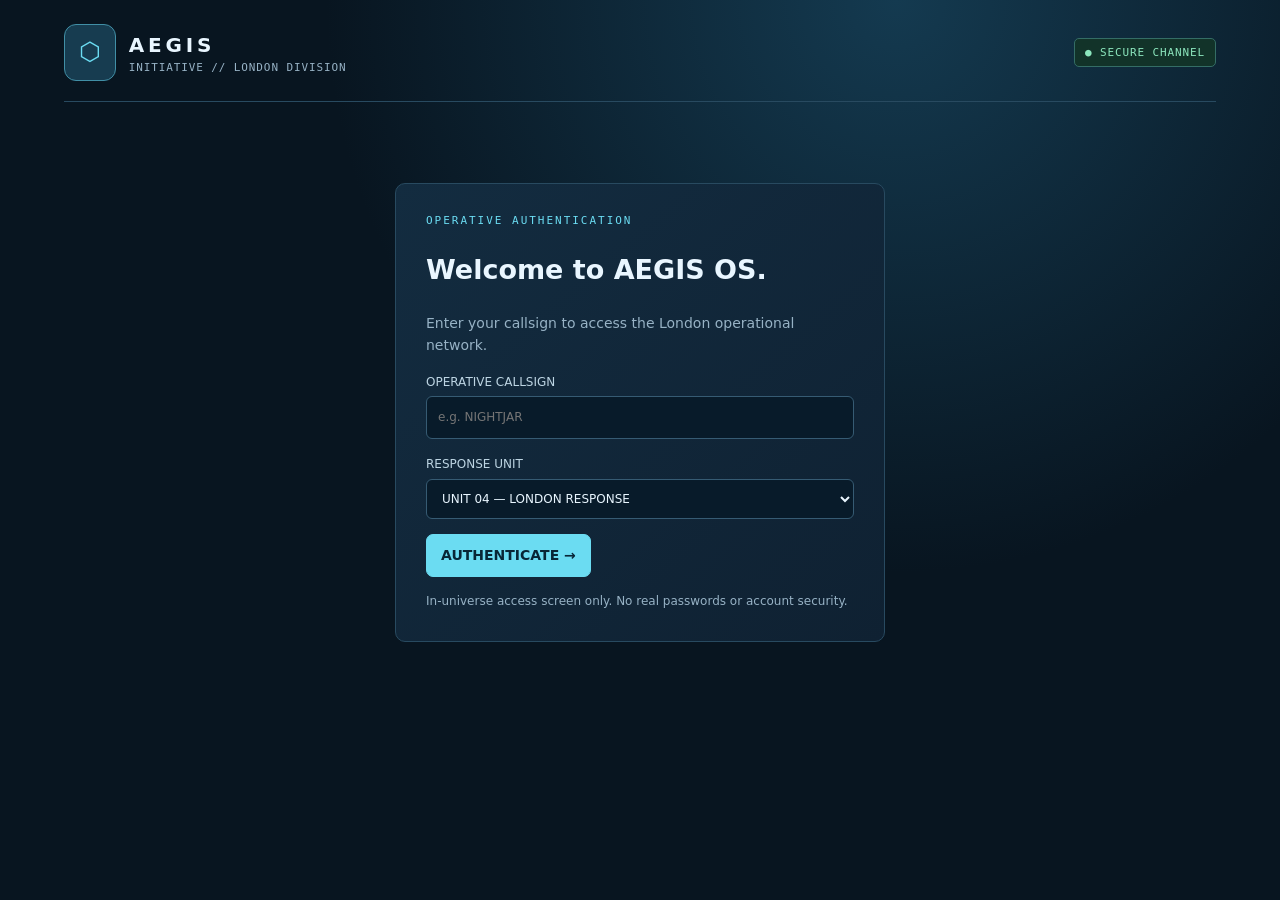
<file: index.html>
<!doctype html><html lang="en"><head><meta charset="utf-8"><meta name="viewport" content="width=device-width,initial-scale=1"><meta name="theme-color" content="#081520"><title>AEGIS // Operative Portal</title><link rel="stylesheet" href="style.css"></head><body><div class="wrap"><header class="mast"><div class="brand"><span class="sigil">⬡</span><div><strong>AEGIS</strong><div class="tiny">INITIATIVE // LONDON DIVISION</div></div></div><span class="pill">● SECURE CHANNEL</span></header><section id="login" class="panel login"><div class="eyebrow">OPERATIVE AUTHENTICATION</div><h1>Welcome to AEGIS OS.</h1><p class="muted">Enter your callsign to access the London operational network.</p><form id="loginForm"><label class="field">OPERATIVE CALLSIGN<input id="callsign" required maxlength="60" placeholder="e.g. NIGHTJAR" autocomplete="off"></label><label class="field">RESPONSE UNIT<select id="unit"><option value="04">UNIT 04 — LONDON RESPONSE</option><option value="03">UNIT 03 — LONDON RESPONSE</option><option value="02">UNIT 02 — LONDON RESPONSE</option></select></label><div class="toolbar"><button class="button primary" type="submit">AUTHENTICATE →</button></div></form><div class="helper">In-universe access screen only. No real passwords or account security.</div></section><div id="app" class="hide"><nav class="nav" id="nav" aria-label="Sections"><button data-tab="dashboard" class="active">OVERVIEW</button><button data-tab="schedule">SCHEDULE</button><button data-tab="messages">MESSAGES</button><button data-tab="operatives">OPERATIVES</button><button data-tab="missions">MISSIONS</button></nav><section class="hero"><div class="eyebrow" id="datehead">LONDON RESPONSE NETWORK</div><h1 id="heading">OPERATIVE DASHBOARD</h1><p id="subtitle"></p></section><main id="content"></main><footer class="footer">AEGIS // FIELD SYSTEMS · INTERNAL ROUTINE · OPERATIVE VIEW</footer></div></div><script src="player.js" defer></script></body></html>
</file>
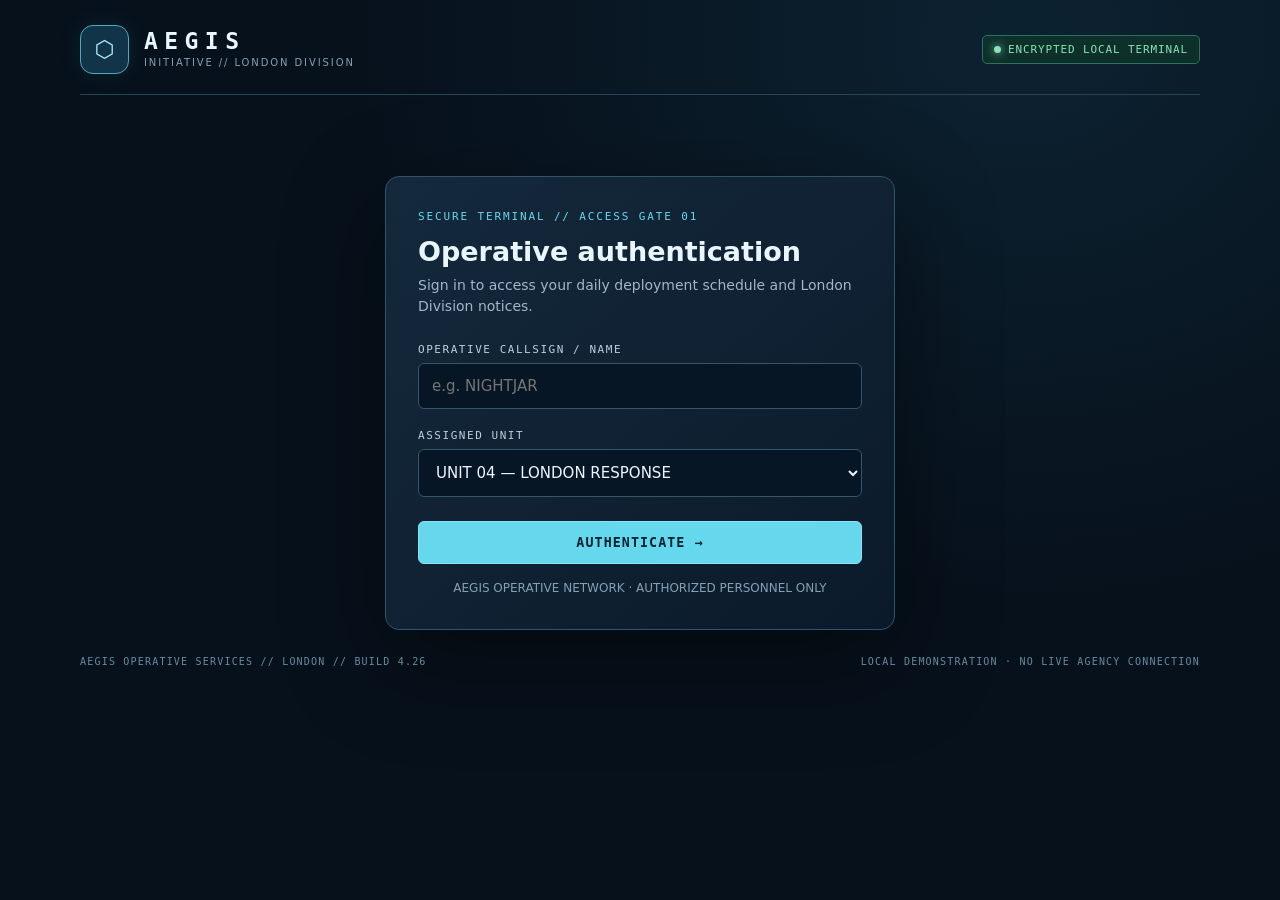
<file: AEGIS_Operative_Portal_v3_Operatives(1).html>
<!doctype html>
<html lang="en">
<head>
<meta charset="utf-8"><meta name="viewport" content="width=device-width,initial-scale=1"><meta name="theme-color" content="#07111c">
<title>AEGIS // Operative Access Terminal</title>
<style>
:root{color-scheme:dark;--bg:#07111c;--panel:#101f30;--panel2:#14273a;--line:#274357;--muted:#84a0b5;--text:#eaf6ff;--cyan:#66d8ed;--mint:#8ae3b4;--amber:#e9be78;--red:#ff7e8e}*{box-sizing:border-box}body{margin:0;background:radial-gradient(ellipse at 80% 4%,#13374b70,transparent 46%),var(--bg);font:14px/1.5 system-ui,-apple-system,Segoe UI,sans-serif;color:var(--text);min-height:100vh}body:before{content:"";position:fixed;inset:0;pointer-events:none;background:linear-gradient(#ffffff03 1px,transparent 1px);background-size:100% 5px;opacity:.27}.mono,.eyebrow,time,.stat strong,.tag,button,.brandtext{font-family:ui-monospace,SFMono-Regular,Consolas,monospace}.muted{color:var(--muted)}.eyebrow{color:var(--cyan);letter-spacing:.17em;font-size:11px;text-transform:uppercase}.page{max-width:1170px;margin:auto;padding:25px 25px 55px;position:relative}.header{display:flex;justify-content:space-between;align-items:center;border-bottom:1px solid var(--line);padding-bottom:20px;gap:15px}.identity{display:flex;align-items:center;gap:15px}.crest{display:grid;place-items:center;width:49px;height:49px;border:1px solid #4caabe;border-radius:13px;background:#113449;box-shadow:0 0 22px #2aa4ba1f;color:#abedff;font-size:23px}.brandtext{font-size:23px;font-weight:800;letter-spacing:.28em;line-height:1.1}.tiny{font-size:10px;letter-spacing:.19em;text-transform:uppercase;color:var(--muted)}.connection{border:1px solid #2d705c;color:var(--mint);background:#0d302a;padding:7px 11px;border-radius:5px;letter-spacing:.08em;font:11px ui-monospace,monospace}.login{max-width:510px;margin:9vh auto 0;background:linear-gradient(140deg,#14293c,#0b1a2a);border:1px solid #31546b;border-radius:14px;padding:32px;box-shadow:0 30px 100px #0007}.login h1{font-size:27px;margin:10px 0 7px;line-height:1.2}.login p{color:#9fb7c8;margin:0 0 26px}.field{display:block;color:#b9d2df;font:11px ui-monospace,monospace;letter-spacing:.14em;margin:20px 0 7px}.login input,.login select{width:100%;padding:13px;background:#071624;border:1px solid #35576b;border-radius:6px;color:#eaf6ff;font:15px system-ui;outline:none}.login input:focus,.login select:focus{border-color:var(--cyan);box-shadow:0 0 0 2px #66d8ed20}.primary{border:1px solid #8ce3f2;border-radius:6px;background:var(--cyan);color:#032331;padding:13px 19px;font-weight:800;letter-spacing:.08em;cursor:pointer}.primary:hover{filter:brightness(1.1)}.login .primary{width:100%;margin-top:24px}.subnote{font-size:12px;color:var(--muted);margin-top:15px;text-align:center}.hide{display:none!important}.dashboard{padding-top:34px}.hero{display:flex;align-items:flex-end;justify-content:space-between;gap:15px;margin-bottom:26px}.hero h1{font-size:clamp(26px,4vw,43px);line-height:1.13;letter-spacing:-.03em;margin:8px 0}.hero p{color:#a5bbcd;margin:0}.outline{background:transparent;color:#bcd9e9;border:1px solid #3a6074;border-radius:6px;padding:10px 14px;cursor:pointer;font:12px ui-monospace,monospace;letter-spacing:.07em}.outline:hover{background:#163247}.stats{display:grid;grid-template-columns:repeat(4,1fr);gap:12px;margin-bottom:20px}.stat,.panel{background:linear-gradient(145deg,#112338,#0d1c2c);border:1px solid #284457;border-radius:9px}.stat{padding:17px}.stat .tiny{margin-bottom:9px}.stat strong{display:block;font-size:23px;line-height:1.3}.mint{color:var(--mint)}.cyan{color:var(--cyan)}.amber{color:var(--amber)}.columns{display:grid;grid-template-columns:minmax(0,1.7fr) minmax(260px,1fr);gap:17px}.panel{overflow:hidden}.panel-title{display:flex;justify-content:space-between;align-items:center;padding:19px 21px;border-bottom:1px solid var(--line);gap:10px}.panel-title h2{font-size:15px;letter-spacing:.08em;text-transform:uppercase;margin:0}.panel-inner{padding:20px}.task{display:grid;grid-template-columns:65px 5px minmax(0,1fr);gap:14px;padding:14px 19px;border-bottom:1px solid #213b4a;align-items:stretch}.task:last-child{border-bottom:0}.task time{font-size:12px;color:#b5d5e4;padding-top:2px}.task .bar{border-radius:10px;background:var(--cyan);opacity:.82}.task.training .bar{background:var(--amber)}.task.personal .bar{background:var(--mint)}.task.public .bar{background:#a5a0ed}.task h3{margin:0;font-size:14px;font-weight:650}.task p{font-size:12px;color:var(--muted);margin:3px 0 0}.task .description{color:#aabfcf;margin-top:8px;display:none}.task.expanded .description{display:block}.task{cursor:pointer}.task:hover{background:#163044}.task:focus-visible{outline:2px solid var(--cyan);outline-offset:-2px}.task .tag{font-size:10px;color:#9cb6c5;margin-top:7px;letter-spacing:.09em}.notice{border-left:3px solid var(--cyan);padding:4px 0 4px 13px;margin-bottom:21px}.notice h3{font-size:13px;margin:0 0 5px}.notice p{font-size:13px;color:#a9c2d1;margin:0}.notice:last-child{margin-bottom:0}.clearance{padding:15px;background:#0b2b2e;border:1px solid #27646a;border-radius:7px;margin-bottom:22px}.clearance strong{display:block;color:var(--mint);font:15px ui-monospace,monospace;margin:6px 0}.footer{padding-top:26px;color:#668ba0;font:10px ui-monospace,monospace;letter-spacing:.12em;display:flex;justify-content:space-between;gap:12px}.dot{display:inline-block;width:7px;height:7px;background:#8ae3b4;border-radius:50%;box-shadow:0 0 10px #8ae3b4;margin-right:7px}.hint{color:#82a2b3;font-size:12px;margin:0;padding:0 20px 14px}.empty{padding:30px;color:var(--muted)}@media(max-width:760px){.page{padding:16px}.header{gap:8px}.brandtext{font-size:17px}.connection{font-size:9px}.hero{align-items:start}.hero .outline{white-space:nowrap}.stats{grid-template-columns:repeat(2,1fr)}.columns{grid-template-columns:1fr}.login{margin-top:7vh;padding:24px}.footer{flex-direction:column}.panel-inner{padding:17px}}@media(max-width:420px){.connection{display:none}.hero{display:block}.hero .outline{margin-top:17px}.crest{height:43px;width:43px}}

/* MESSAGING MODULE */
.portal-nav{display:flex;gap:8px;align-items:center;flex-wrap:wrap;margin:18px 0 8px;padding-bottom:12px;border-bottom:1px solid var(--line)}
.nav-tab{border:1px solid transparent;background:transparent;color:#a0bbca;padding:11px 15px;border-radius:7px;cursor:pointer;font:700 12px ui-monospace,monospace;letter-spacing:.06em}.nav-tab.active{background:#17394a;border-color:#39718b;color:#b5f2ff}.nav-tab:hover{background:#183044}.nav-count{background:#37566d;color:white;border-radius:20px;font-size:10px;padding:2px 6px;margin-left:5px}
.mail-top{display:flex;justify-content:space-between;align-items:end;gap:12px;margin:25px 0 20px;flex-wrap:wrap}.mail-top h2{font-size:31px;line-height:1.1;margin:7px 0}.mail-top p{color:var(--muted);margin:0}.mail-grid{display:grid;grid-template-columns:195px minmax(230px,.85fr) minmax(300px,1.3fr);gap:12px;min-height:575px}.mail-panel{border:1px solid #2b4a60;background:linear-gradient(145deg,#112338,#0b1b2a);border-radius:10px;overflow:hidden}.folder-list{padding:12px}.folder{width:100%;display:flex;align-items:center;justify-content:space-between;background:transparent;border:0;color:#b0c8d7;text-align:left;padding:12px;border-radius:6px;cursor:pointer;font-size:13px}.folder.active{background:#1b4052;color:#a8edfa}.folder:hover{background:#1c3445}.folder b{font:11px ui-monospace,monospace;color:#70d5e9}.sectionline{border-top:1px solid var(--line);margin:10px 0}.folder-foot{font-size:11px;color:#7496aa;padding:12px;line-height:1.6}.mail-toolbar{padding:14px;border-bottom:1px solid var(--line)}.mail-toolbar input{background:#071724;color:var(--text);width:100%;border:1px solid #35576d;border-radius:6px;padding:11px;outline:none}.mail-toolbar input:focus{border-color:var(--cyan)}.mail-toolbar-bottom{display:flex;justify-content:space-between;margin-top:10px;font:11px ui-monospace,monospace;color:var(--muted)}.message-list{max-height:650px;overflow:auto}.msg-card{display:block;text-align:left;width:100%;padding:17px;border:0;border-bottom:1px solid #243d4c;background:transparent;color:inherit;cursor:pointer}.msg-card:hover,.msg-card.active{background:#1a3447}.msg-card.active{box-shadow:inset 3px 0 #6dd8ef}.msg-card.unread .msg-title,.msg-card.unread .sender{color:#fff;font-weight:800}.msg-head{display:flex;align-items:center;gap:8px;justify-content:space-between}.sender{font-size:12px;color:#b9d6e8}.msg-date{white-space:nowrap;color:#82a3b4;font:10px ui-monospace,monospace}.msg-title{margin:7px 0 4px;font-size:13px;font-weight:650}.msg-preview{color:#89a6b8;font-size:12px;line-height:1.45;margin:0;overflow:hidden;text-overflow:ellipsis;white-space:nowrap}.unread-dot{width:7px;height:7px;border-radius:50%;background:var(--cyan);flex-shrink:0}.priority{font:9px ui-monospace,monospace;border:1px solid #806241;background:#31271a;color:#ecc28c;padding:3px 5px;border-radius:3px;white-space:nowrap}.reader{padding:24px;min-width:0}.reader .crumb{font:10px ui-monospace,monospace;color:#7da7b9;letter-spacing:.1em}.reader h3{font-size:22px;line-height:1.25;margin:14px 0}.meta-grid{padding:12px 0;border-top:1px solid #2c4859;border-bottom:1px solid #2c4859;display:grid;grid-template-columns:65px 1fr;gap:6px 12px;font-size:12px;overflow-wrap:anywhere}.meta-grid .meta-label{color:#7697a9}.letter{font-size:14px;line-height:1.8;color:#cadbe6;white-space:pre-line;margin:23px 0;overflow-wrap:anywhere}.signature{font-size:11px;color:#809faf;border-top:1px solid #294354;padding-top:15px;white-space:pre-line}.reader-actions{display:flex;gap:8px;flex-wrap:wrap;margin-top:22px}.small-button{border:1px solid #43677c;background:#163246;color:#c6ebf6;border-radius:6px;padding:10px 12px;cursor:pointer;font:11px ui-monospace,monospace}.small-button:hover{background:#20485f}.small-button.warn{color:#ffb8ae;border-color:#784653;background:#321c2c}.reply-box{background:#0c2735;border:1px solid #305c72;border-radius:8px;padding:16px;margin-top:20px}.reply-box h4{margin:0 0 7px;font-size:13px}.reply-box p{font-size:12px;color:#91adbe;margin:0 0 12px}.reply-choice{display:block;width:100%;margin:7px 0;text-align:left;background:#15364a;border:1px solid #345c71;color:#e3f5ff;border-radius:6px;padding:11px;cursor:pointer}.reply-choice:hover{border-color:#75d9ed}.reply-sent{margin-top:15px;background:#0d312f;border-left:3px solid #8ae3b4;padding:12px;white-space:pre-wrap;font-size:13px;color:#c7edda}.mail-empty{padding:42px 20px;text-align:center;color:#86a7b9;font-size:13px}.mail-warning{font-size:11px;color:#779aad;margin:20px 0 0}.read-icon{font-size:10px;color:#76d3e6}.mail-kicker{font:11px ui-monospace,monospace;color:#7ca1b6;letter-spacing:.1em}.hero-note{color:#8caabf;font-size:12px}
@media(max-width:1050px){.mail-grid{grid-template-columns:160px minmax(210px,1fr)}.reader-panel{grid-column:1/-1;min-height:390px}.message-list{max-height:390px}}
@media(max-width:650px){.mail-grid{display:block}.folders-panel{margin-bottom:10px}.folder-list{display:flex;overflow:auto;gap:5px;padding:9px}.folder{white-space:nowrap;width:auto;gap:7px}.folder-foot,.sectionline{display:none}.list-panel{margin-bottom:10px}.message-list{max-height:310px}.reader{padding:18px}.reader h3{font-size:20px}.mail-top h2{font-size:26px}}

/* OPERATIVE REGISTRY */
.ops-top{display:flex;justify-content:space-between;gap:16px;align-items:end;flex-wrap:wrap;margin:26px 0 18px}.ops-top h2{font-size:31px;margin:6px 0}.ops-top p{color:var(--muted);margin:0}.ops-surface{display:grid;grid-template-columns:minmax(0,1fr) minmax(290px,.82fr);gap:14px}.ops-list-pane,.ops-detail{border:1px solid #2b4a60;border-radius:10px;background:linear-gradient(145deg,#112338,#0b1b2a);overflow:hidden}.ops-toolbar{display:flex;gap:10px;padding:15px;border-bottom:1px solid var(--line);flex-wrap:wrap}.ops-toolbar input,.ops-toolbar select{background:#081929;border:1px solid #385a70;color:#d9edf7;border-radius:6px;padding:11px;outline:none;min-width:0}.ops-toolbar input{flex:1 1 180px}.ops-toolbar select{flex:0 1 190px}.ops-summary{display:flex;gap:8px;justify-content:space-between;padding:12px 17px;font:11px ui-monospace,monospace;color:#8eaebf;border-bottom:1px solid #244052}.ops-cards{padding:12px;display:grid;grid-template-columns:repeat(2,minmax(0,1fr));gap:10px}.operative-card{display:flex;text-align:left;align-items:center;gap:12px;width:100%;border:1px solid #29495d;background:#12283a;border-radius:8px;color:var(--text);padding:13px;cursor:pointer;min-width:0}.operative-card:hover,.operative-card.active{background:#1b3b50;border-color:#70bbd4}.op-avatar{width:54px;height:62px;flex:none;border:1px solid #517f97;background:linear-gradient(145deg,#20546b,#112a40);display:grid;place-items:center;color:#b5edff;font:700 20px ui-monospace,monospace;position:relative;border-radius:5px}.op-avatar:after{content:'AEGIS';position:absolute;bottom:3px;right:4px;color:#91bdce;font:7px ui-monospace,monospace;letter-spacing:.1em}.op-card-text{min-width:0}.op-call{font:700 15px ui-monospace,monospace;white-space:nowrap;overflow:hidden;text-overflow:ellipsis}.op-name{font-size:12px;color:#9dbbcd;margin-top:2px;white-space:nowrap;overflow:hidden;text-overflow:ellipsis}.op-status{font:10px ui-monospace,monospace;color:var(--mint);margin-top:7px}.ops-detail{padding:23px;min-height:470px}.detail-head{display:flex;align-items:center;gap:16px;padding-bottom:20px;border-bottom:1px solid var(--line)}.detail-head .op-avatar{height:90px;width:79px;font-size:29px}.detail-head h3{font-size:25px;line-height:1.2;margin:3px 0}.detail-head p{font-size:12px;color:#9bb7c8;margin:0}.record-strip{display:flex;gap:9px;flex-wrap:wrap;margin:17px 0}.record-tag{border:1px solid #40657b;background:#112d40;border-radius:5px;color:#c4e6f4;font:10px ui-monospace,monospace;padding:7px 9px}.record-tag.green{color:#93edbc;border-color:#396f5a;background:#112b29}.record-heading{color:var(--cyan);letter-spacing:.13em;font:11px ui-monospace,monospace;margin:22px 0 9px}.record-grid{display:grid;grid-template-columns:110px minmax(0,1fr);gap:10px 15px;font-size:13px}.record-grid dt{color:#8eacbc}.record-grid dd{margin:0;color:#e1f0f9;overflow-wrap:anywhere}.record-bio{font-size:13px;line-height:1.8;color:#b1ccdb}.ops-note{margin-top:18px;padding:12px 15px;background:#0c2534;border-left:3px solid #5bbbd8;color:#96bbce;font-size:12px}.ops-empty{color:#8ba6b7;text-align:center;padding:50px 20px}.ops-warning{color:#809eaf;font:11px ui-monospace,monospace;margin:14px 0 0}@media(max-width:900px){.ops-surface{grid-template-columns:1fr}.ops-detail{min-height:0}}@media(max-width:520px){.ops-cards{grid-template-columns:1fr}.ops-detail{padding:17px}}
</style></head>
<body><main class="page"><header class="header"><div class="identity"><div class="crest" aria-hidden="true">⬡</div><div><div class="brandtext">AEGIS</div><div class="tiny">INITIATIVE // LONDON DIVISION</div></div></div><div class="connection"><span class="dot"></span>ENCRYPTED LOCAL TERMINAL</div></header>
<section id="login" class="login"><div class="eyebrow">Secure terminal // Access gate 01</div><h1>Operative authentication</h1><p>Sign in to access your daily deployment schedule and London Division notices.</p><form id="loginForm"><label class="field" for="callsign">OPERATIVE CALLSIGN / NAME</label><input id="callsign" placeholder="e.g. NIGHTJAR" maxlength="32" required autocomplete="off"><label class="field" for="team">ASSIGNED UNIT</label><select id="team"><option value="UNIT 04 — LONDON RESPONSE">UNIT 04 — LONDON RESPONSE</option><option value="UNIT 03 — LONDON RESPONSE">UNIT 03 — LONDON RESPONSE</option><option value="UNIT 02 — LONDON RESPONSE">UNIT 02 — LONDON RESPONSE</option></select><button class="primary" type="submit">AUTHENTICATE →</button></form><div class="subnote">AEGIS OPERATIVE NETWORK · AUTHORIZED PERSONNEL ONLY</div></section>
<section id="dashboard" class="dashboard hide"><div class="hero"><div><div class="eyebrow">Personnel services / operative home</div><h1>Good morning, <span id="welcome">OPERATIVE</span>.</h1><p>Your daily schedule is confirmed. Please review operational notices before reporting for duty.</p></div><button class="outline" id="signout">↪ SIGN OUT</button></div>
<div class="stats"><div class="stat"><div class="tiny">OPERATIVE UNIT</div><strong id="unit">04</strong></div><div class="stat"><div class="tiny">DUTY STATUS</div><strong class="mint">● ACTIVE</strong></div><div class="stat"><div class="tiny">REPORT TIME</div><strong class="cyan">07:30</strong></div><div class="stat"><div class="tiny">THREAT ADVISORY</div><strong class="mint">LOW</strong></div></div>
<nav class="portal-nav" aria-label="Operative services"><button class="nav-tab active" id="dashboardTab" type="button">◫ DASHBOARD</button><button class="nav-tab" id="messagesTab" type="button">✉ MESSAGES <span class="nav-count" id="navUnread">0</span></button><button class="nav-tab" id="operativesTab" type="button">⬡ OPERATIVES</button></nav><div id="homeView"><div class="columns"><section class="panel"><div class="panel-title"><h2>Daily itinerary</h2><span id="dayLabel" class="eyebrow">TUESDAY · 20 OCT 2026</span></div><p class="hint" style="padding-top:14px">Select an assignment to see instructions.</p><div id="tasks"></div></section><div><section class="panel" style="margin-bottom:17px"><div class="panel-title"><h2>Operative credentials</h2><span class="eyebrow">VERIFIED</span></div><div class="panel-inner"><div class="clearance"><div class="tiny">ACTIVE CLEARANCE</div><strong>LEVEL IV // FIELD OPERATIVE</strong><div style="font-size:11px;color:#95c6bd">VALID FOR LONDON OPERATIONS</div></div><div class="tiny">REGISTERED OPERATIVE</div><div id="credentialName" style="font-size:19px;font-weight:700;margin:5px 0 18px">—</div><div class="tiny">POSTING</div><div style="margin:5px 0 0">London Metropolitan Branch</div></div></section><section class="panel"><div class="panel-title"><h2>Division bulletins</h2><span class="eyebrow">02 UNREAD</span></div><div class="panel-inner"><article class="notice"><h3>Equipment compliance reminder</h3><p>All field equipment must be scanned by armoury staff prior to off-site assignments.</p></article><article class="notice"><h3>Public relations notice</h3><p>Today's Southbank community event is open to press. Keep all restricted operational details confidential.</p></article><article class="notice"><h3>Dispatch network</h3><p>There are currently no active emergency assignments for your unit.</p></article></div></section></div></div></div><section id="messagesView" class="hide"><div class="mail-top"><div><div class="eyebrow">AEGIS COMMS // INTERNAL NETWORK</div><h2>Agency Messages</h2><p>Official correspondence and London Division notices.</p></div><span class="connection">● SECURE MAIL GATEWAY</span></div><div class="mail-grid"><aside class="mail-panel folders-panel"><div class="folder-list" id="folders"></div></aside><section class="mail-panel list-panel"><div class="mail-toolbar"><input id="mailSearch" type="search" placeholder="Search messages, senders…" aria-label="Search messages"><div class="mail-toolbar-bottom"><span id="mailListLabel">INBOX</span><span id="mailCount">0 MESSAGES</span></div></div><div class="message-list" id="messageList"></div></section><section class="mail-panel reader-panel"><div class="reader" id="reader"><div class="mail-empty">SELECT A MESSAGE TO OPEN ITS SECURE CONTENTS.</div></div></section></div><p class="mail-warning">LOCAL DEMONSTRATION · Replies are roleplay choices saved on this device only. They are not sent to your GM.</p></section><section id="operativesView" class="hide"><div class="ops-top"><div><div class="eyebrow">AEGIS PERSONNEL // REGISTRY 04</div><h2>Operative Directory</h2><p>Verified identities, service records and London Division assignments.</p></div><span class="connection">● PERSONNEL DATABASE · READ ONLY</span></div><div class="ops-surface"><section class="ops-list-pane"><div class="ops-toolbar"><input id="opsSearch" type="search" placeholder="Search callsign, name or role…" aria-label="Search operatives"><select id="opsFilter" aria-label="Filter by division"><option value="all">ALL DIVISIONS</option><option value="field">FIELD RESPONSE</option><option value="command">COMMAND</option><option value="support">SUPPORT SERVICES</option></select></div><div class="ops-summary"><span>REGISTERED PERSONNEL</span><span id="opsCount">— RECORDS</span></div><div id="opsCards" class="ops-cards"></div></section><section class="ops-detail" id="opsDetail"><div class="ops-empty">SELECT AN OPERATIVE TO VIEW THEIR PERSONNEL RECORD.</div></section></div><p class="ops-warning">PERSONNEL FILES ARE IN-UNIVERSE FICTION · PUBLIC-FACING DATA ONLY · NO REAL AUTHENTICATION</p></section></section>
<footer class="footer"><span>AEGIS OPERATIVE SERVICES // LONDON // BUILD 4.26</span><span>LOCAL DEMONSTRATION · NO LIVE AGENCY CONNECTION</span></footer></main>
<script>
// GM EDITING AREA: Change the date and itinerary here before sharing the file.
const CONFIG={date:'2026-10-20',events:[
['07:30','Agency check-in','AEGIS HQ · Security','admin','Biometric verification, equipment registration and daily clearance checks.'],
['08:00','Combat readiness training','Training Hall B · Level −3','training','Nonlethal sparring against adaptive arcane constructs. Team coordination assessment.'],
['09:00','Breakfast & team briefing','Staff Canteen · Level 2','personal','Daily notices and informal team briefing.'],
['09:30','Magitech equipment inspection','Armoury · Level −2','admin','Weapon calibration and focus inspections.'],
['10:15','Medical & arcane screening','Medical Wing · Level 4','admin','Routine medical review and magical contamination screening.'],
['11:00','Urban response simulation','Simulation Chamber 04','training','Supervised civilian evacuation exercise.'],
['12:00','Lunch break','Staff Canteen / London','personal','One hour of personal time.'],
['13:00','Public relations appearance','Southbank Community Centre','public','Meet local residents and assist the outreach team.'],
['14:00','Incident reports & casework','Operations Floor · Level 5','admin','Complete outstanding incident reports.'],
['15:00','Tactical team assessment','Training Hall A · Level −3','training','Supervised team assessment.'],
['16:00','Community patrol','Southbank / Waterloo','public','Routine patrol and public engagement.'],
['17:00','End-of-day debrief','AEGIS London HQ','admin','Submit reports and receive next-day briefings.']
]};
const $=id=>document.getElementById(id);const formatDate=()=>new Date(CONFIG.date+'T12:00:00').toLocaleDateString('en-GB',{weekday:'long',day:'numeric',month:'short',year:'numeric'}).toUpperCase();
$('dayLabel').textContent=formatDate();
$('tasks').innerHTML=CONFIG.events.map(([time,name,place,type,details])=>`<article class="task ${type}" tabindex="0" role="button" aria-expanded="false"><time>${time}</time><div class="bar"></div><div><h3>${name}</h3><p>${place}</p><div class="tag">${type.toUpperCase()}</div><p class="description">${details}</p></div></article>`).join('');
$('tasks').querySelectorAll('.task').forEach(el=>{function toggle(){el.classList.toggle('expanded');el.setAttribute('aria-expanded',String(el.classList.contains('expanded')))}el.addEventListener('click',toggle);el.addEventListener('keydown',e=>{if(e.key==='Enter'||e.key===' '){e.preventDefault();toggle()}})});
function show(name,team){$('login').classList.add('hide');$('dashboard').classList.remove('hide');$('welcome').textContent=name.toUpperCase();$('credentialName').textContent=name.toUpperCase();$('unit').textContent=team.match(/\d+/)?.[0]||'04'}
$('loginForm').addEventListener('submit',e=>{e.preventDefault();const name=$('callsign').value.trim();if(name)show(name,$('team').value)});
$('signout').addEventListener('click',()=>{$('dashboard').classList.add('hide');$('login').classList.remove('hide');$('callsign').value='';$('callsign').focus()});

// GM EDITING AREA: Correspondence visible to every visitor. Never put unrevealed GM secrets here.
const MAIL = [
{id:'m01',from:'Director Eleanor Vale',dept:'London Division Command',date:'20 OCT · 07:05',subject:'Welcome to another productive Tuesday',category:'inbox',priority:false,body:`Operatives,

Today's rota is now live. Please complete your equipment checks before leaving the building, and remember that today's community engagement session is a public-facing commitment.

London's faith in AEGIS is built on professionalism, discretion and—where possible—minimal structural damage.

Your supervisor will conduct the end-of-day debrief at 17:00.

Regards,`,signature:'Eleanor Vale\nDirector, AEGIS London Division',replies:['Acknowledged, Director.','Will ensure the unit is ready for duty.']},
{id:'m02',from:'Quartermaster Owen Pike',dept:'Armoury · Level −2',date:'20 OCT · 06:42',subject:'Reminder: unregistered enchantments',category:'inbox',priority:true,body:`Morning Unit Four,

This is your regular reminder that personal enchantments must be declared before field deployment. Yes, this includes “harmless” glowing swords, self-heating gauntlets and anything that whispers.

Anyone who has borrowed a portable leyline tester: please return it. We only have three left.

Cheers,`,signature:'Owen Pike\nSenior Quartermaster',replies:['Understood. We will declare all equipment.','Could I book an additional equipment inspection?']},
{id:'m03',from:'Maya Chen',dept:'Public Relations & Civic Affairs',date:'19 OCT · 16:15',subject:'Southbank outreach: talking points',category:'inbox',priority:false,body:`Hello team,

A few talking points for tomorrow's appearance:

• AEGIS personnel are licensed emergency responders.
• We do not speculate on ongoing arcane investigations.
• Photos with civilians are encouraged, provided consent is given.

Please avoid discussing the underground infrastructure, no matter how politely someone asks. It's not part of the briefing.

See you there,`,signature:'Maya Chen\nCivic Affairs Liaison',replies:['Thanks, Maya. We will keep to the brief.','Can you confirm whether local press will attend?']},
{id:'m04',from:'Dr. Imogen Shah',dept:'Medical & Arcane Wellness',date:'19 OCT · 13:20',subject:'Routine screening appointment',category:'inbox',priority:false,body:`Unit Four,

Your annual arcane exposure assessments have been scheduled for 10:15 tomorrow.

Please avoid consuming alchemical stimulants for at least two hours before your appointment. If you experience unexplained auditory phenomena, altered gravity, or dreams that continue while awake, notify Medical immediately.

Kind regards,`,signature:'Dr. Imogen Shah\nMedical Wing',replies:['Appointment confirmed.']},
{id:'m05',from:'AEGIS IT Service Desk',dept:'Systems & Access',date:'18 OCT · 09:00',subject:'Your secure terminal access',category:'archive',priority:false,body:`Operative,

Your AEGIS OS access has been provisioned for London Division services.

Remember to lock your terminal when leaving a shared workstation. Never share a clearance badge.

For technical support please file a ticket using normal agency procedures.`,signature:'AEGIS IT Service Desk',replies:[]}
];
let operativeKey='guest';let currentFolder='inbox';let currentMail=null;let searchText='';
function storageKey(){return 'aegis-mail-v1:'+operativeKey}
function getState(){try{return JSON.parse(localStorage.getItem(storageKey()))||{read:[],archive:[],sent:{}}}catch{return {read:[],archive:[],sent:{}}}}
function saveState(st){try{localStorage.setItem(storageKey(),JSON.stringify(st))}catch{}}
function mailFolder(m,s){return s.archive.includes(m.id)||(m.category==='archive'&&!(s.restored||[]).includes(m.id))?'archive':'inbox'}
function unreadCount(){let st=getState();return MAIL.filter(m=>mailFolder(m,st)==='inbox'&&!st.read.includes(m.id)).length}
function updateUnread(){let n=unreadCount();$('navUnread').textContent=n;$('navUnread').style.display=n?'inline':'none'}
function renderFolders(){let n=unreadCount();$('folders').innerHTML=`<button class="folder ${currentFolder==='inbox'?'active':''}" data-folder="inbox">✉ &nbsp; Inbox <b>${n||''}</b></button><button class="folder ${currentFolder==='unread'?'active':''}" data-folder="unread">◉ &nbsp; Unread <b>${n||''}</b></button><button class="folder ${currentFolder==='archive'?'active':''}" data-folder="archive">▤ &nbsp; Archive</button><div class="sectionline"></div><div class="folder-foot">AEGIS COMMS v2.6<br>REGION: LONDON<br>SECURE CHANNEL: ACTIVE</div>`;document.querySelectorAll('[data-folder]').forEach(b=>b.onclick=()=>{currentFolder=b.dataset.folder;currentMail=null;renderMail()})}
function visibleMail(){let st=getState();return MAIL.filter(m=>{let f=mailFolder(m,st);if(currentFolder==='unread'&&(f!=='inbox'||st.read.includes(m.id)))return false;if(currentFolder==='archive'&&f!=='archive')return false;if(currentFolder==='inbox'&&f!=='inbox')return false;return [m.subject,m.from,m.dept,m.body].some(v=>v.toLowerCase().includes(searchText))})}
function renderMail(){renderFolders();updateUnread();let st=getState(),items=visibleMail();$('mailListLabel').textContent=currentFolder.toUpperCase();$('mailCount').textContent=items.length+' MESSAGE'+(items.length===1?'':'S');let list=$('messageList');list.replaceChildren();if(!items.length){list.innerHTML='<div class="mail-empty">NO MESSAGES MATCH THIS VIEW.</div>'}else items.forEach(m=>{let b=document.createElement('button');b.type='button';b.className='msg-card'+(st.read.includes(m.id)?'':' unread')+(currentMail===m.id?' active':'');b.innerHTML=`<div class="msg-head"><span class="sender"></span><span class="msg-date"></span></div><div class="msg-title"></div><p class="msg-preview"></p>`;b.querySelector('.sender').textContent=(st.read.includes(m.id)?'':'●  ')+m.from;b.querySelector('.msg-date').textContent=m.date;b.querySelector('.msg-title').textContent=m.subject;b.querySelector('.msg-preview').textContent=m.body.split('\n').find(x=>x.trim())||'';b.onclick=()=>openMail(m.id);list.append(b)});if(currentMail){let m=MAIL.find(x=>x.id===currentMail);if(m)renderReader(m)}else $('reader').innerHTML='<div class="mail-empty">SELECT A MESSAGE TO OPEN ITS SECURE CONTENTS.</div>'}
function openMail(id){currentMail=id;let st=getState();if(!st.read.includes(id)){st.read.push(id);saveState(st)}renderMail()}
function renderReader(m){let st=getState(),r=$('reader');r.replaceChildren();let crumb=document.createElement('div');crumb.className='crumb';crumb.textContent='SECURE CORRESPONDENCE / '+(mailFolder(m,st)==='archive'?'ARCHIVED':'INBOX');r.append(crumb);let title=document.createElement('h3');title.textContent=m.subject;r.append(title);if(m.priority){let tag=document.createElement('span');tag.className='priority';tag.textContent='● ACTION REQUESTED';r.append(tag)}let meta=document.createElement('div');meta.className='meta-grid';for(let [k,v] of [['FROM',m.from],['DIVISION',m.dept],['TO',operativeKey.toUpperCase()+' · UNIT 04'],['DATE',m.date]]){let a=document.createElement('span');a.className='meta-label';a.textContent=k;let b=document.createElement('span');b.textContent=v;meta.append(a,b)}r.append(meta);let body=document.createElement('div');body.className='letter';body.textContent=m.body;r.append(body);let sig=document.createElement('div');sig.className='signature';sig.textContent=m.signature;r.append(sig);let actions=document.createElement('div');actions.className='reader-actions';let unread=document.createElement('button');unread.className='small-button';unread.textContent='↺ MARK UNREAD';unread.onclick=()=>{let s=getState();s.read=s.read.filter(x=>x!==m.id);saveState(s);renderMail()};actions.append(unread);let archive=document.createElement('button');archive.className='small-button';archive.textContent=mailFolder(m,st)==='archive'?'↩ RESTORE TO INBOX':'▤ ARCHIVE';archive.onclick=()=>{let s=getState();s.archive=mailFolder(m,s)==='archive'?s.archive.filter(x=>x!==m.id):[...s.archive,m.id];if(m.category==='archive'){s.restored=s.restored||[];if(mailFolder(m,st)==='archive')s.restored.push(m.id);else s.restored=s.restored.filter(x=>x!==m.id)}saveState(s);currentMail=null;renderMail()};actions.append(archive);r.append(actions);if(st.sent[m.id]){let box=document.createElement('div');box.className='reply-sent';box.textContent='✓ RESPONSE RECORDED LOCALLY\n'+st.sent[m.id];r.append(box)}else if(m.replies.length){let box=document.createElement('div');box.className='reply-box';let h=document.createElement('h4');h.textContent='REPLY OPTIONS';box.append(h);let d=document.createElement('p');d.textContent='Choose an in-character response (demo only).';box.append(d);m.replies.forEach(choice=>{let b=document.createElement('button');b.className='reply-choice';b.textContent='↳ '+choice;b.onclick=()=>{let s=getState();s.sent[m.id]=choice;saveState(s);renderReader(m)};box.append(b)});r.append(box)}}
function switchView(view){$('homeView').classList.toggle('hide',view!=='dashboard');$('messagesView').classList.toggle('hide',view!=='messages');$('operativesView').classList.toggle('hide',view!=='operatives');$('dashboardTab').classList.toggle('active',view==='dashboard');$('messagesTab').classList.toggle('active',view==='messages');$('operativesTab').classList.toggle('active',view==='operatives');if(view==='messages')renderMail();if(view==='operatives')renderOperatives()}
$('dashboardTab').onclick=()=>switchView('dashboard');$('messagesTab').onclick=()=>switchView('messages');$('operativesTab').onclick=()=>switchView('operatives');$('mailSearch').oninput=e=>{searchText=e.target.value.trim().toLowerCase();currentMail=null;renderMail()};
const oldShow=show;show=function(name,team){operativeKey=name.trim().toLowerCase();oldShow(name,team);updateUnread();switchView('dashboard')};

// GM EDITING AREA — Add, remove and edit records here. Do NOT include classified plot secrets.
// The signed-in player's callsign is displayed as their own provisional Unit 04 record.
const PERSONNEL=[
{id:'vale',callsign:'DIRECTOR',name:'Eleanor Vale',division:'command',role:'London Division Director',unit:'LONDON HQ',clearance:'COMMAND',status:'ON DUTY',specialism:'Strategic command',bio:'Responsible for London Division operational oversight, inter-agency coordination and civilian accountability. Appointment requests are routed through Command Administration.',note:'DIRECTORATE // OFFICE OF THE DIRECTOR'},
{id:'pike',callsign:'QUARTERMASTER',name:'Owen Pike',division:'support',role:'Senior Quartermaster',unit:'ARMOURY',clearance:'STAFF',status:'ON DUTY',specialism:'Magitech logistics',bio:'Oversees licensing, inspection and issuance of field equipment. Known for enforcing enchantment registration to the letter.',note:'SUPPORT // EQUIPMENT SERVICES'},
{id:'chen',callsign:'CIVIC',name:'Maya Chen',division:'support',role:'Civic Affairs Liaison',unit:'PUBLIC RELATIONS',clearance:'STAFF',status:'ON DUTY',specialism:'Public relations',bio:'Coordinates press appearances, community outreach and public communications for active response teams.',note:'SUPPORT // CIVIC AFFAIRS'},
{id:'shah',callsign:'MEDIC',name:'Dr. Imogen Shah',division:'support',role:'Medical & Arcane Wellness Officer',unit:'MEDICAL WING',clearance:'MEDICAL',status:'ON DUTY',specialism:'Arcane exposure medicine',bio:'Conducts routine operative medical screening and monitors occupational exposure to unstable magical phenomena.',note:'SUPPORT // MEDICAL SERVICES'}
];
let activeOp='self';
function escOp(s){return String(s??'').replace(/[&<>"']/g,c=>({'&':'&amp;','<':'&lt;','>':'&gt;','"':'&quot;',"'":'&#39;'}[c]))}
function personList(){return [{id:'self',callsign:operativeKey.toUpperCase(),name:'Authenticated operative',division:'field',role:'Licensed Field Operative',unit:'UNIT '+$('unit').textContent,clearance:'LEVEL IV',status:'ACTIVE DUTY',specialism:'Field response',bio:'Registered member of the London Response programme. Operational specialisms, commendations and personnel details are maintained by the division registrar.',note:'FIELD SERVICES // PERSONAL FILE'},...PERSONNEL]}
function renderOperatives(){let q=$('opsSearch').value.trim().toLowerCase(),f=$('opsFilter').value;let people=personList().filter(p=>(f==='all'||p.division===f)&&[p.callsign,p.name,p.role,p.unit].some(v=>v.toLowerCase().includes(q)));$('opsCount').textContent=people.length+' RECORD'+(people.length===1?'':'S');$('opsCards').replaceChildren();for(let p of people){let b=document.createElement('button');b.type='button';b.className='operative-card'+(activeOp===p.id?' active':'');b.innerHTML='<span class="op-avatar"></span><span class="op-card-text"><span class="op-call" style="display:block"></span><span class="op-name" style="display:block"></span><span class="op-status" style="display:block"></span></span>';b.querySelector('.op-avatar').textContent=p.callsign.slice(0,2).toUpperCase();b.querySelector('.op-call').textContent=p.callsign;b.querySelector('.op-name').textContent=p.name;b.querySelector('.op-status').textContent='● '+p.status;b.onclick=()=>{activeOp=p.id;renderOperatives()};$('opsCards').append(b)}let record=personList().find(x=>x.id===activeOp);if(!record||!people.some(p=>p.id===record.id)){record=people[0]}let detail=$('opsDetail');if(!record){detail.innerHTML='<div class="ops-empty">NO MATCHING PERSONNEL RECORDS.</div>';return}activeOp=record.id;detail.innerHTML=`<div class="eyebrow">PERSONNEL FILE // ${escOp(record.id==='self'?'MY CREDENTIALS':'VERIFIED RECORD')}</div><div class="detail-head"><div class="op-avatar">${escOp(record.callsign.slice(0,2))}</div><div><div class="tiny">OPERATIVE CALLSIGN</div><h3>${escOp(record.callsign)}</h3><p>${escOp(record.name)}</p></div></div><div class="record-strip"><span class="record-tag green">● ${escOp(record.status)}</span><span class="record-tag">${escOp(record.clearance)} CLEARANCE</span></div><div class="record-heading">ASSIGNMENT DETAILS</div><dl class="record-grid"><dt>DESIGNATION</dt><dd>${escOp(record.role)}</dd><dt>POSTING</dt><dd>${escOp(record.unit)}</dd><dt>DEPARTMENT</dt><dd>${escOp(record.division.toUpperCase())}</dd><dt>SPECIALISM</dt><dd>${escOp(record.specialism)}</dd></dl><div class="record-heading">SERVICE SUMMARY</div><div class="record-bio">${escOp(record.bio)}</div><div class="ops-note">${escOp(record.note)}<br>Record classification: INTERNAL · ROUTINE</div>`;for(let b of $('opsCards').children)b.classList.toggle('active',b.querySelector('.op-call').textContent===record.callsign)}
$('opsSearch').addEventListener('input',renderOperatives);$('opsFilter').addEventListener('change',renderOperatives);
</script></body></html>
</file>
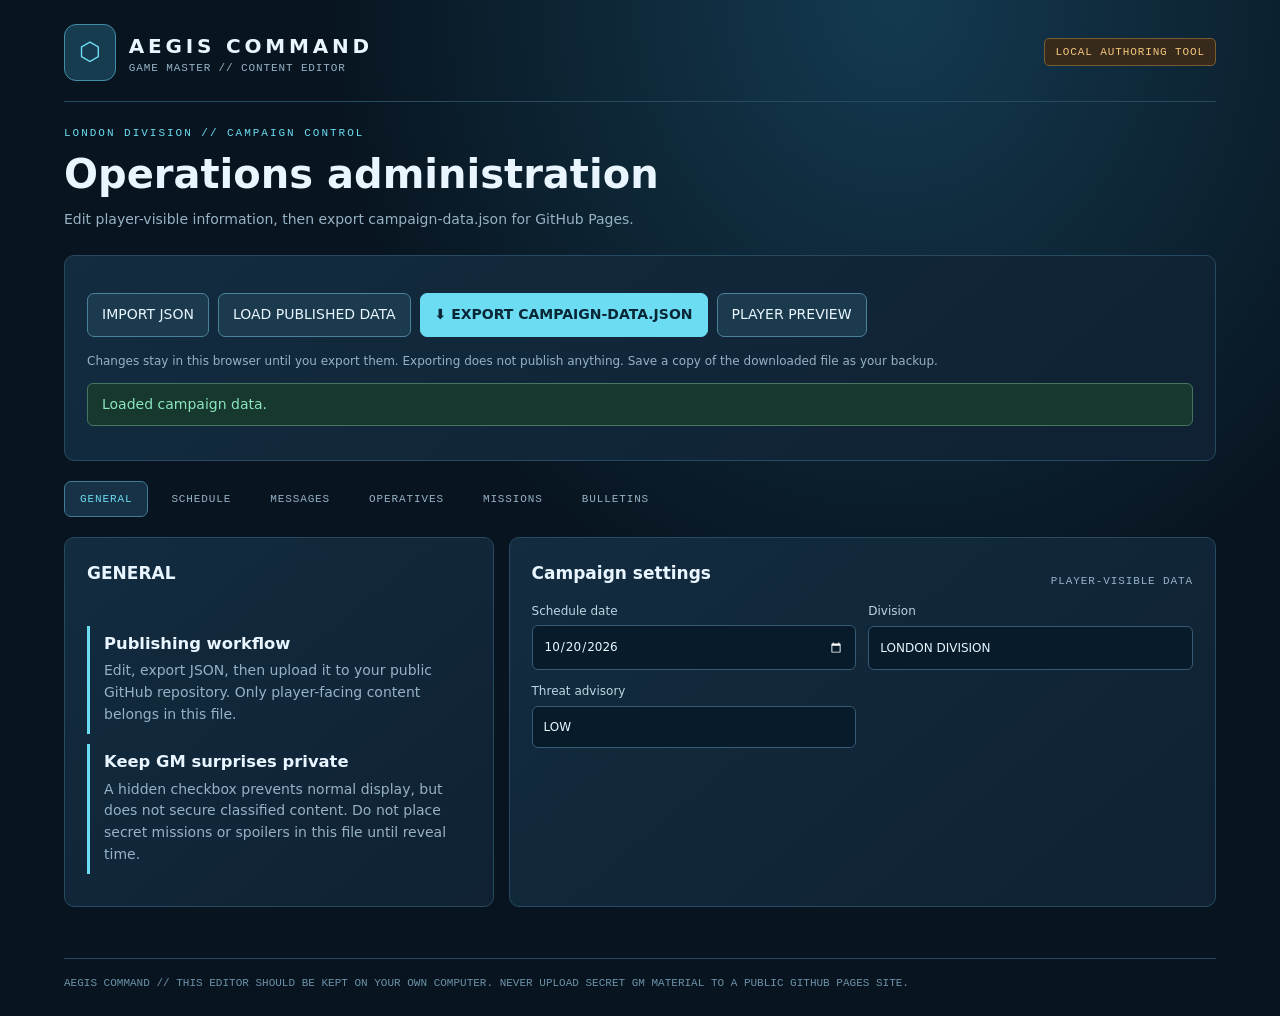
<file: gm-editor.html>
<!doctype html><html lang="en"><head><meta charset="utf-8"><meta name="viewport" content="width=device-width,initial-scale=1"><title>AEGIS // GM Command Editor</title><link rel="stylesheet" href="style.css"></head><body><div class="wrap"><header class="mast"><div class="brand"><span class="sigil">⬡</span><div><strong>AEGIS COMMAND</strong><div class="tiny">GAME MASTER // CONTENT EDITOR</div></div></div><span class="pill warn">LOCAL AUTHORING TOOL</span></header><div class="hero"><div class="eyebrow">LONDON DIVISION // CAMPAIGN CONTROL</div><h1>Operations administration</h1><p>Edit player-visible information, then export campaign-data.json for GitHub Pages.</p></div><div class="panel"><div class="toolbar"><label class="button" style="cursor:pointer">IMPORT JSON<input hidden type="file" id="import" accept=".json,application/json"></label><button class="button" id="loadLive">LOAD PUBLISHED DATA</button><button class="button primary" id="export">⬇ EXPORT CAMPAIGN-DATA.JSON</button><button class="button" id="preview">PLAYER PREVIEW</button></div><p class="helper">Changes stay in this browser until you export them. Exporting does not publish anything. Save a copy of the downloaded file as your backup.</p><div id="status" class="status hide" role="status"></div></div><nav class="nav" id="tabs"><button class="active" data-tab="general">GENERAL</button><button data-tab="schedule">SCHEDULE</button><button data-tab="messages">MESSAGES</button><button data-tab="operatives">OPERATIVES</button><button data-tab="missions">MISSIONS</button><button data-tab="bulletins">BULLETINS</button></nav><main class="split"><div class="panel"><div class="row"><h2 id="listTitle">GENERAL</h2><button class="button primary hide" id="add">+ NEW</button></div><input class="search hide" id="filter" placeholder="Filter entries..." aria-label="Filter entries"><div id="list" class="scroll" style="margin-top:14px"></div></div><div class="panel"><div class="row"><h2 id="formTitle">Settings</h2><span class="tiny">PLAYER-VISIBLE DATA</span></div><form id="recordForm" class="formgrid"></form><div class="toolbar" id="recordActions"><button class="button primary" type="button" id="apply">SAVE RECORD</button><button class="button danger" type="button" id="remove">DELETE</button></div></div></main><footer class="footer">AEGIS COMMAND // THIS EDITOR SHOULD BE KEPT ON YOUR OWN COMPUTER. NEVER UPLOAD SECRET GM MATERIAL TO A PUBLIC GITHUB PAGES SITE.</footer></div><script src="gm-editor.js" defer></script></body></html>
</file>
<file: style.css>
:root{color-scheme:dark;--bg:#081520;--panel:#102539;--panel2:#173247;--border:#284a60;--text:#e9f6ff;--muted:#97b2c5;--cyan:#6bdcf2;--green:#8ce6bd;--gold:#f5c77b;--red:#ff8997}*{box-sizing:border-box}body{margin:0;background:radial-gradient(ellipse at 70% 0%,#143a50 0,transparent 45%),var(--bg);color:var(--text);font:14px/1.55 system-ui,-apple-system,Segoe UI,sans-serif;min-height:100vh}button,input,select,textarea{font:inherit}button{cursor:pointer}a{color:var(--cyan)}.wrap{max-width:1200px;margin:auto;padding:24px}.mast{display:flex;align-items:center;justify-content:space-between;gap:20px;border-bottom:1px solid var(--border);padding-bottom:20px}.brand{display:flex;align-items:center;gap:13px}.sigil{border:1px solid #418fa6;background:#173c50;color:var(--cyan);font-size:25px;padding:8px 14px;border-radius:12px}.brand strong{font-size:20px;letter-spacing:.19em}.tiny,.eyebrow,.pill,nav button,.meta{font:11px ui-monospace,Consolas,monospace;letter-spacing:.08em}.tiny,.muted,.meta{color:var(--muted)}.eyebrow{color:var(--cyan);text-transform:uppercase;letter-spacing:.18em}.pill{padding:7px 10px;border:1px solid #346d65;color:var(--green);border-radius:5px;background:#123329}.pill.warn{color:var(--gold);border-color:#795d31;background:#372a1d}.nav{display:flex;flex-wrap:wrap;gap:7px;margin:20px 0}.nav button{border:1px solid transparent;border-radius:7px;background:transparent;padding:11px 15px;color:var(--muted)}.nav button:hover,.nav button.active{background:var(--panel2);color:var(--cyan);border-color:#407d94}.hero{margin:25px 0}.hero h1{font-size:clamp(25px,4vw,40px);margin:4px 0}.hero p{margin:0;color:var(--muted)}.stats{display:grid;grid-template-columns:repeat(4,1fr);gap:12px;margin:15px 0 24px}.stat,.panel,.item{border:1px solid var(--border);background:linear-gradient(140deg,#132c40,#0f2132);border-radius:10px}.stat{padding:17px}.stat b{display:block;font:23px ui-monospace,monospace;padding-top:4px}.panel{padding:22px;margin-bottom:16px}.panel h2{margin:0 0 15px;font-size:17px}.panel h3{margin:0 0 7px}.grid{display:grid;grid-template-columns:1.2fr 1fr;gap:16px}.item{display:block;width:100%;padding:15px;text-align:left;margin-bottom:9px;color:var(--text)}button.item:hover,button.item.active{border-color:var(--cyan);background:#18394b}.item h3{font-size:15px}.item p{margin:4px 0 0;color:var(--muted);white-space:pre-wrap;overflow-wrap:anywhere}.item small{color:var(--cyan)}.row{display:flex;justify-content:space-between;align-items:center;gap:12px;flex-wrap:wrap}.stack{display:grid;gap:12px}.formgrid{display:grid;grid-template-columns:repeat(2,minmax(0,1fr));gap:12px}.field{display:grid;gap:5px;color:#bdd5e3;font-size:12px}.field.wide{grid-column:1/-1}.field input,.field select,.field textarea,.search{width:100%;background:#081b2a;border:1px solid #365b73;color:var(--text);border-radius:6px;padding:11px}.field textarea{resize:vertical;min-height:110px}.field input:focus,.field select:focus,.field textarea:focus,.search:focus{outline:2px solid var(--cyan);outline-offset:1px}.button{border:1px solid #4c8299;border-radius:7px;background:#1b3a4e;color:var(--text);padding:10px 14px}.button.primary{background:var(--cyan);color:#082636;border-color:var(--cyan);font-weight:750}.button.danger{color:#ffb4bb;border-color:#844b59;background:#38232c}.button:disabled{opacity:.5;cursor:not-allowed}.toolbar{display:flex;gap:9px;flex-wrap:wrap;margin:15px 0}.reader{white-space:pre-wrap;overflow-wrap:anywhere;line-height:1.8}.hide{display:none!important}.notice{border-left:3px solid var(--cyan);padding:5px 14px;margin:10px 0}.notice h3{margin:0}.notice p{margin:4px 0;color:var(--muted)}.badge{color:var(--gold);font:10px ui-monospace,monospace}.empty{color:var(--muted);padding:22px 0}.login{max-width:490px;margin:9vh auto;padding:30px}.login h1{font-size:27px}.login .field{margin-top:16px}.footer{border-top:1px solid var(--border);margin-top:35px;padding-top:18px;color:#6d92a8;font:11px ui-monospace,monospace}.status{border:1px solid #47755f;background:#16382e;padding:10px 14px;color:var(--green);border-radius:6px;margin:12px 0}.dangertext{color:var(--red)}.split{display:grid;grid-template-columns:minmax(250px,.85fr) minmax(0,1.4fr);gap:15px}.scroll{max-height:580px;overflow:auto}.tag{color:var(--cyan);font:11px ui-monospace,monospace}.toolbar .search{flex:1;min-width:180px}.helper{color:var(--muted);font-size:12px}.sep{border:0;border-top:1px solid var(--border);margin:19px 0}@media(max-width:770px){.wrap{padding:15px}.grid,.split{grid-template-columns:1fr}.stats{grid-template-columns:repeat(2,1fr)}.mast{align-items:flex-start}.brand strong{font-size:15px}.formgrid{grid-template-columns:1fr}.field.wide{grid-column:auto}}
</file>
